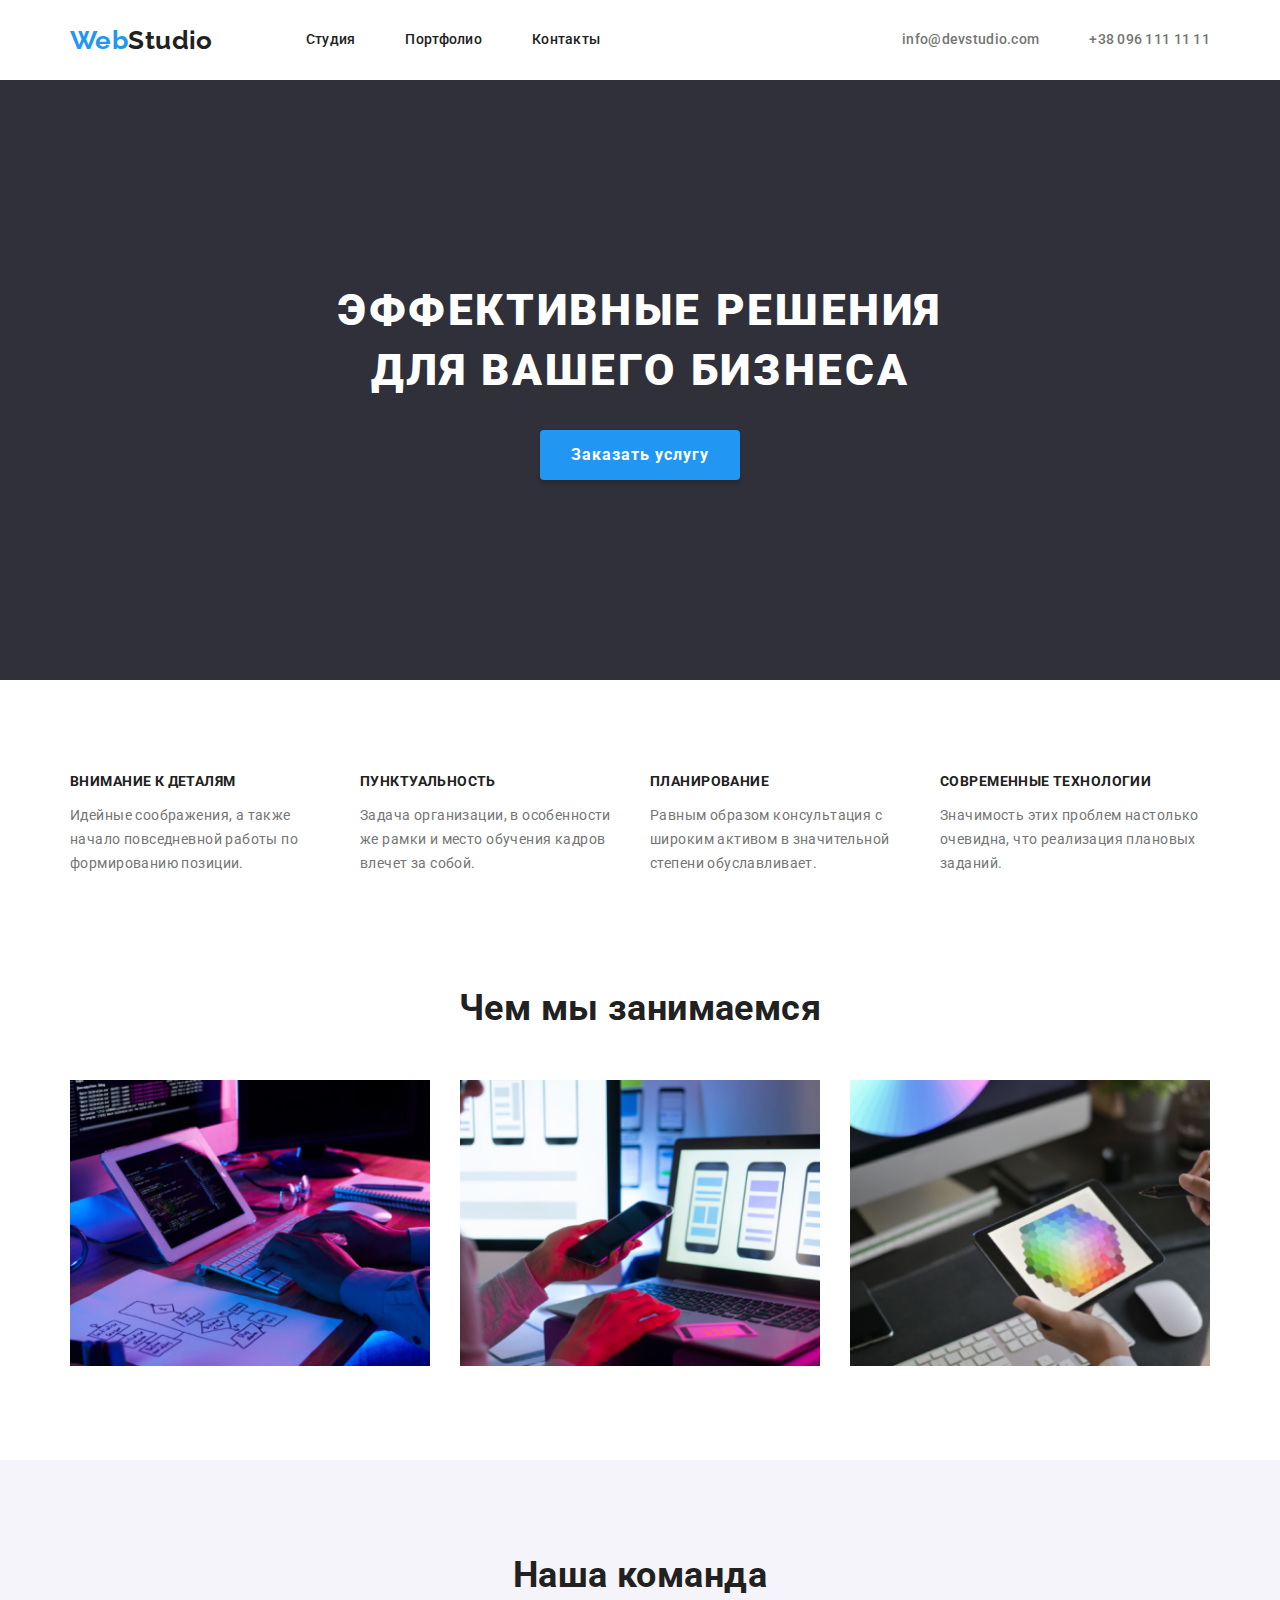
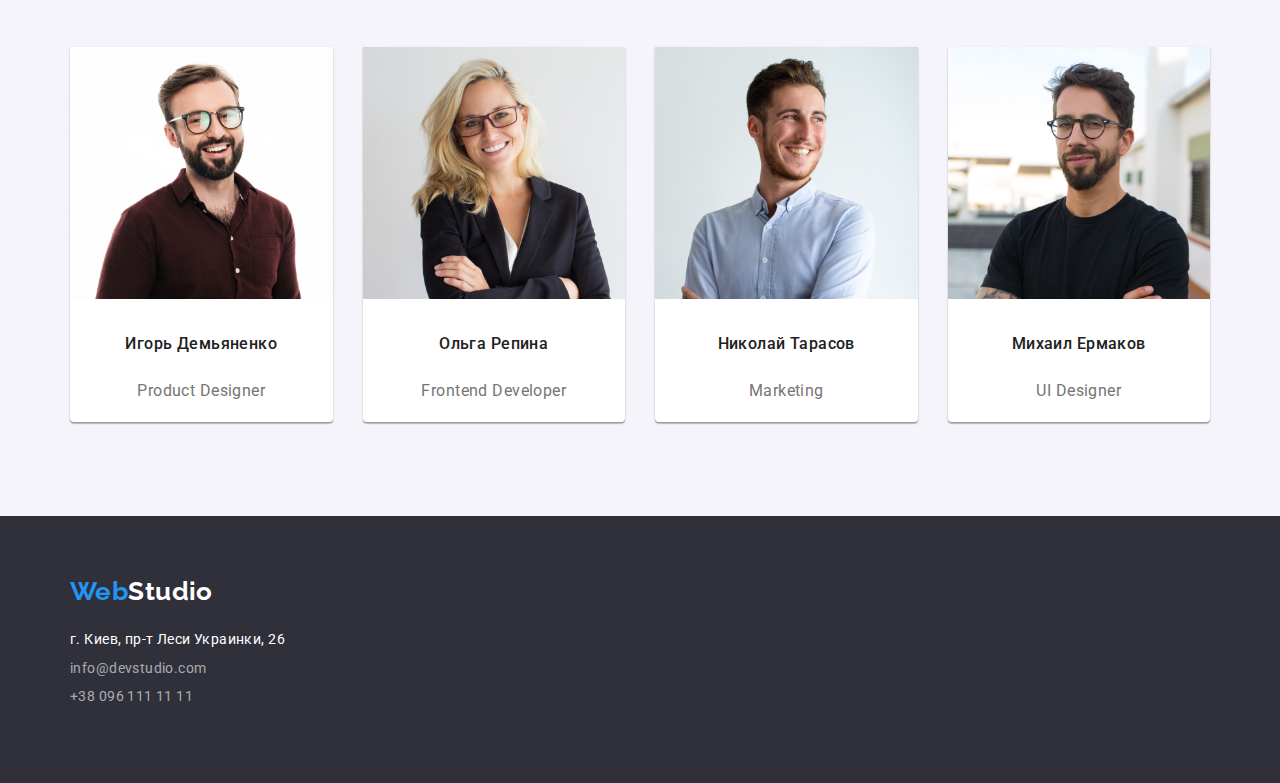
<file: index.html>
<!DOCTYPE html>
<html lang="ru">

<head>
    <meta charset="UTF-8" />
    <meta name="viewport" content="width=device-width, initial-scale=1.0" />
    <title>Document</title>
    <link rel="preconnect" href="https://fonts.gstatic.com">
    <link href="https://fonts.googleapis.com/css2?family=Raleway:wght@700&family=Roboto:wght@400;500;700;900&display=swap"
        rel="stylesheet">
    <link  rel="stylesheet" href="https://cdnjs.cloudflare.com/ajax/libs/modern-normalize/1.0.0/modern-normalize.min.css">
    <link rel="stylesheet" href="./css/style.css">
    <link rel="stylesheet" href="./css/main.css">

</head>

<body>
    <!-- Шапка сайта -->
    <header>
        <div class="container">
        <div class="main-nav">
            <a href="" class="logo"><span>Web</span>Studio</a>
            <nav>
                <ul class="site-nav list">
                    <li class="item"><a href="" class="link">Студия</a></li>
                    <li class="item"><a href="./portfolio.html" class="link current">Портфолио</a></li>
                    <li class="item"><a href="" class="link">Контакты</a></li>
                </ul>
            </nav>
        
            <ul class="aut-nav">
                <li class="item"><a href="mailto:info@devstudio.com" class="link">info@devstudio.com</a></li>
                <li class="item"><a href="tel:+380961111111" class="link">+38 096 111 11 11</a></li>
            </ul>
            </div>
        </div>

        
    </header>

    <main>
        <!-- Герой -->
        <section class="hero">
           
            <div class="container-hero">
                
                    <h1 class="hero-title">Эффективные решения <br> для вашего бизнеса </h1>
                   <a href="" class="button">Заказать услугу</a>
                
            </div>
            

        </section>

        <!-- Преимущества -->
        <section class="features">
            <div class="container"> 
                
                    <ul class="features list">
                        <li>
                            <h3 class="features-title">Внимание к деталям</h3>
                            <p class="item-text">
                                Идейные соображения, а также начало повседневной работы по формированию позиции.
                            </p>
                        </li>
                        <li>
                            <h3 class="features-title">Пунктуальность</h3>
                            <p class="item-text">Задача организации, в особенности же рамки и место обучения кадров влечет за собой.</p>
                        </li>
                        <li>
                            <h3 class="features-title">Планирование</h3>
                            <p class="item-text">Равным образом консультация с широким активом в значительной степени обуславливает.</p>
                        </li>
                        <li>
                            <h3 class="features-title">Современные технологии</h3>
                            <p class="item-text">Значимость этих проблем настолько очевидна, что реализация плановых заданий.</p>
                        </li>
                    </ul>
                
            </div>
        </section>

        <!-- Чем мы занимаемся -->
        <section class="work">

            
            <div class="container">

                <h2 class="work-title">Чем мы занимаемся</h2>

                <ul class="work list">
                    <li class = "flex-element">
                        <img src="./images/img1.png" alt="Руки на клавиатуре" width="370" />
                    <li class = "flex-element">
                        <img src="./images/img2.png" alt="Ноутбук" width="370" />
                    </li>
                    <li class = "flex-element">
                        <img src="./images/img3.png" alt="Планшет" width="370" />
                    </li>

                </ul>
            </div>
        </section>

        <!-- Наша команда -->
        <section class="team">

            <div class="container">
                <h2 class="team-title">Наша команда</h2>
                <ul class="team list">
                    <li class = "team-element">
                        <img src="./images/Dem.jpg" alt="Фото" width="270" />
                        <h3 class="team-name">Игорь Демьяненко</h3>
                        <p class="text">Product Designer</p>
                    </li>

                    <li class = "team-element">
                        <img src="./images/Rep.jpg" alt="Фото" width="270" />
                        <h3 class="team-name">Ольга Репина</h3>
                        <p class="text">Frontend Developer</p>
                    </li>
                    <li class = "team-element">
                        <img src="./images/Tar.jpg" alt="Фото" width="270" />
                        <h3 class="team-name">Николай Тарасов</h3>
                        <p class="text">Marketing</p>
                    </li>
                    <li class = "team-element">
                        <img src="./images/Erm.jpg" alt="Фото" width="270" />
                        <h3 class="team-name">Михаил Ермаков</h3>
                        <p class="text">UI Designer</p>
                    </li>

                </ul>
            </div>
        </section>
    </main>

    <!-- Футер -->
    <footer class="footer">
        
        <div class="container">
                
            <address class="adress">
                <a href="" class="logo"><span>Web</span>Studio</a>
                <div class="adress-list">
                    <ul class="footer-list">

                            <li><span class="adress-link">г. Киев, пр-т Леси Украинки, 26</span> </li>
                            <li><a href="mailto:info@devstudio.com" class="link">info@devstudio.com </a></li>
                            <li><a href="tel:+380961111111" class="link">+38 096 111 11 11</a></li>
                         
                        </ul>  
                </div>    


            </address>
        </div>
        

    </footer>
</body>

</html>
</file>
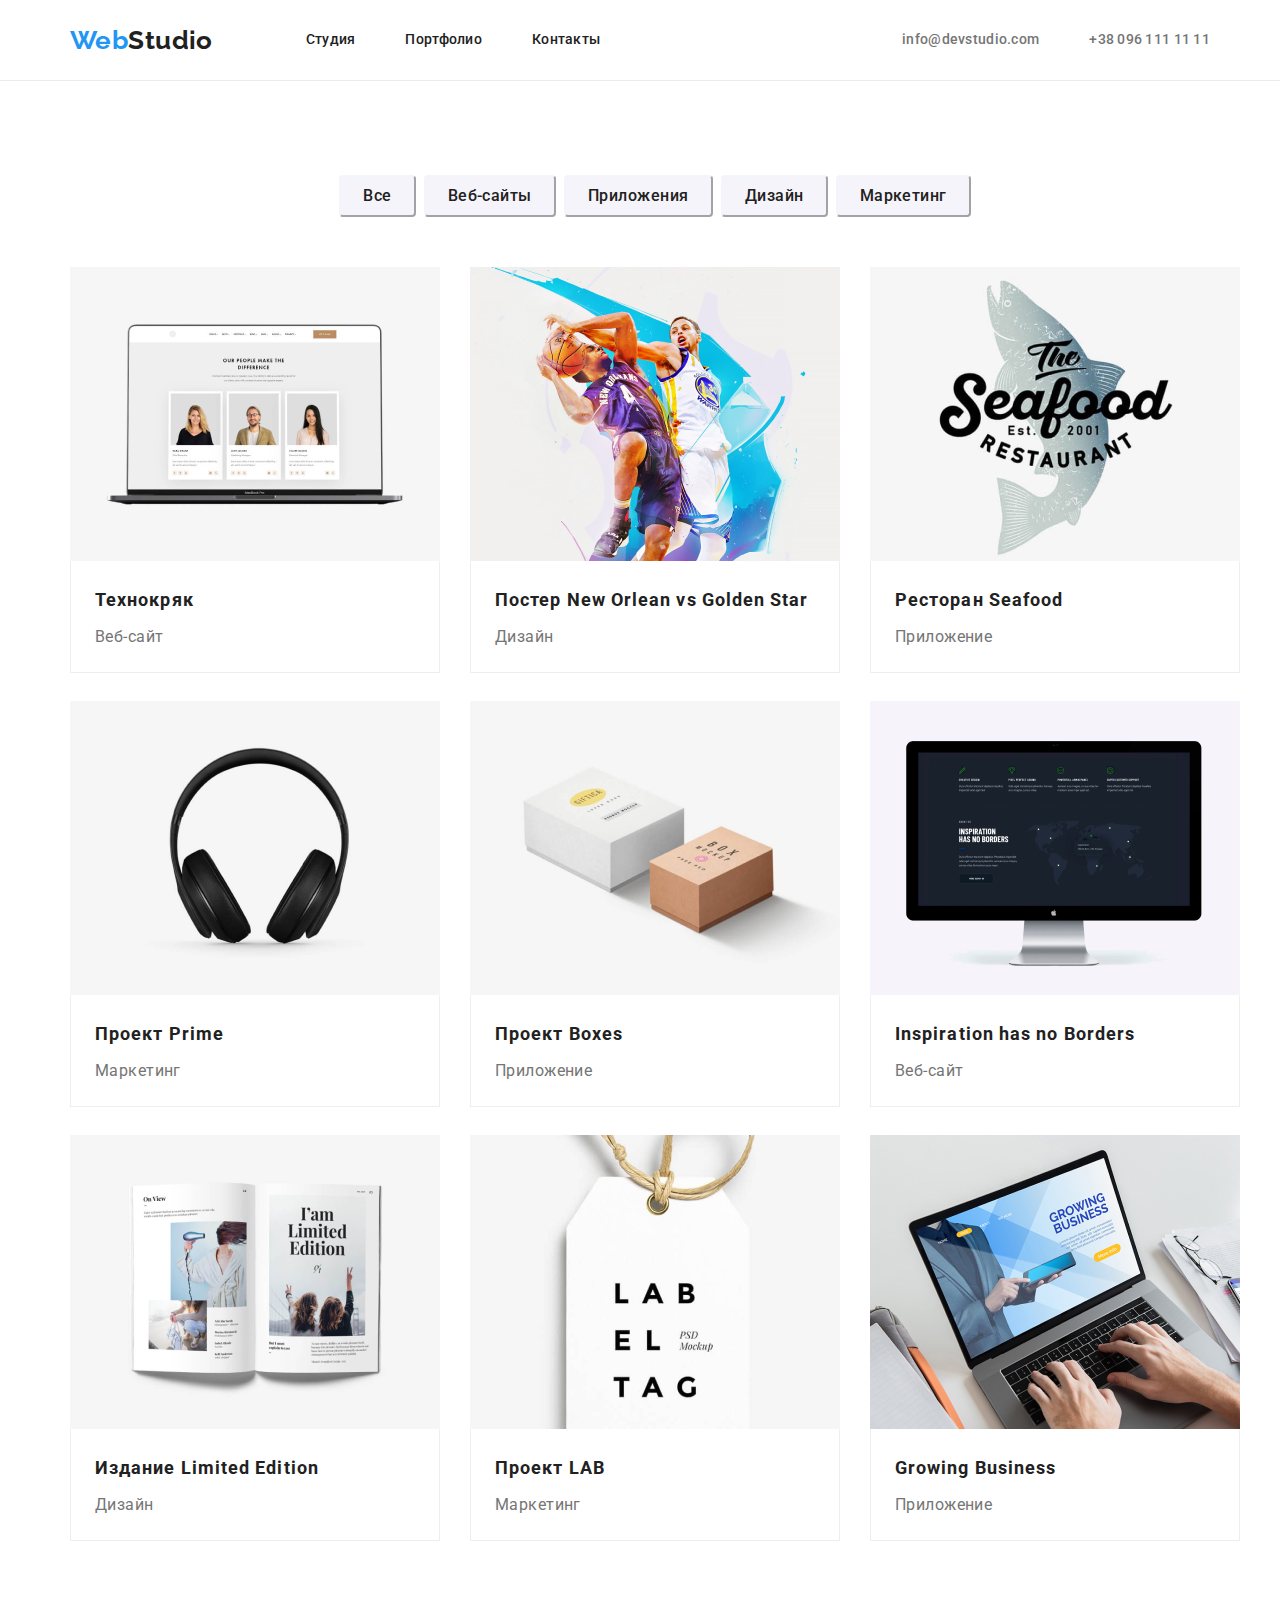
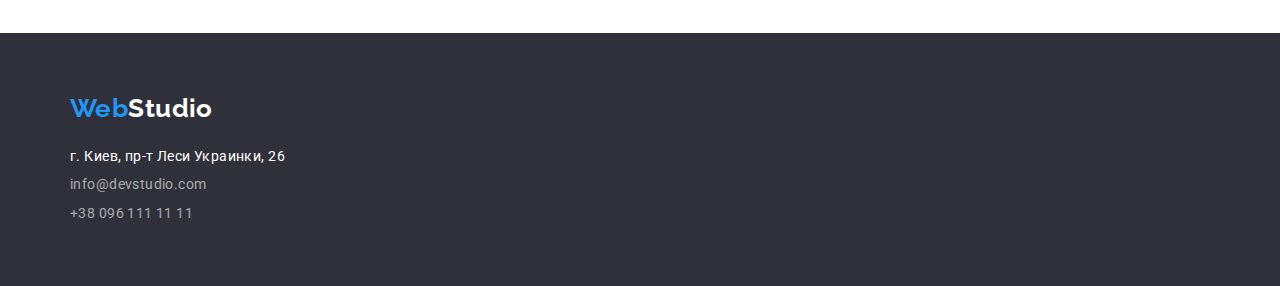
<file: portfolio.html>
<!DOCTYPE html>
<html lang="ru">

<head>

    <meta charset="UTF-8" />
    <meta name="viewport" content="width=device-width, initial-scale=1.0" />
    <title>Document</title>

    <link rel="preconnect" href="https://fonts.gstatic.com">
    <link href="https://fonts.googleapis.com/css2?family=Raleway:wght@700&family=Roboto:wght@400;500;700&display=swap"
    rel="stylesheet">
    <link rel="stylesheet" href="https://cdnjs.cloudflare.com/ajax/libs/modern-normalize/1.0.0/modern-normalize.min.css">
    <link rel="stylesheet" href="./css/style.css">
    <link rel="stylesheet" href="./css/portfolio.css">
</head>

<body>
    <!-- Шапка сайта -->
    <header>
        <div class="container">

            <div class="main-nav">
                <a href="" class="logo"><span>Web</span>Studio</a>
                <nav>
                    <ul class="site-nav list">
                        <li class="item"><a href="./index.html" class="link">Студия</a></li>
                        <li class="item"><a href="" class="link current">Портфолио</a></li>
                        <li class="item"><a href="" class="link">Контакты</a></li>
                    </ul>
                </nav>

                <ul class="aut-nav">
                    <li class="item"><a href="mailto:info@devstudio.com" class="link">info@devstudio.com</a></li>
                    <li class="item"><a href="tel:+380961111111" class="link">+38 096 111 11 11</a></li>
                </ul>
            </div>
        </div>
            
        
    </header>

    <main>
        <!-- Портфолио -->
        <section>

            <div class="container">

                <div class="flex-container">
                    <div class="button-item">
                        <ul class="button-nav list">
                            
                            <li class="name"><button type="button" class="link">Все</button></li>
                            <li class="name"><button type="button" class="link">Веб-сайты</button></li>
                            <li class="name"><button type="button" class="link">Приложения</button></li>
                            <li class="name"><button type="button" class="link">Дизайн</button></li>
                            <li class="name"><button type="button" class="link">Маркетинг</button></li>
                        </ul>
                    </div>
                    

                
                
                    <ul class="portfolio-nav list">
                        <li class="cards"> <a href ="" class="link"><img src="./images/portfolio/Texno.jpg" alt="Ноутбук"> </a>
                            <div class="card-content">
                                <h2 class="portfolio-title">Технокряк</h2>
                                <p class="portfolio-list">Веб-сайт</p>
                            </div>
                        </li>
                        <li class="cards"> <a href="" class="link"><img src="./images/portfolio/poster.jpg" alt="Баскетбол"> </a>
                            <div class="card-content">
                                <h2 class="portfolio-title">Постер New Orlean vs Golden Star</h2>
                                <p class="portfolio-list">Дизайн</p>
                            </div>
                        </li>
                        <li class="cards"> <a href="" class="link"><img src="./images/portfolio/restauran.jpg" alt="Рыба"> </a>
                            <div class="card-content">
                                <h2 class="portfolio-title">Ресторан Seafood</h2>
                                <p class="portfolio-list">Приложение</p>
                            </div>
                        </li>
                        <li class="cards"> <a href="" class="link"><img src="./images/portfolio/prime.jpg" alt="Наушники"> </a>
                            <div class="card-content">
                                <h2 class="portfolio-title">Проект Prime</h2>
                                <p class="portfolio-list">Маркетинг</p>
                            </div>
                        </li>
                        <li class="cards"> <a href="" class="link"><img src="./images/portfolio/boxer.jpg" alt="Две коробки"> </a>
                            <div class="card-content">
                                <h2 class="portfolio-title">Проект Boxes</h2>
                                <p class="portfolio-list">Приложение</p>
                            </div>
                        </li>
                        <li class="cards"> <a href="" class="link"><img src="./images/portfolio/inspiration.jpg" alt="Монитор"> </a>
                            <div class="card-content">
                                <h2 class="portfolio-title">Inspiration has no Borders</h2>
                                <p class="portfolio-list">Веб-сайт</p>
                            </div>
                        </li>
                        <li class="cards"> <a href="" class="link"><img src="./images/portfolio/limited.jpg" alt="Книга"> </a>
                              <div class="card-content">
                            <h2 class="portfolio-title">Издание Limited Edition</h2>
                                <p class="portfolio-list">Дизайн</p>
                                </div>
                        </li>
                        <li class="cards"> <a href="" class="link"><img src="./images/portfolio/lab.jpg" alt="Этикетка на веревке"> </a>
                            <div class="card-content">
                                <h2 class="portfolio-title">Проект LAB</h2>
                                <p class="portfolio-list">Маркетинг</p>
                            </div>
                        </li>
                        <li class="cards"> <a href="" class="link"><img src="./images/portfolio/growing.jpg" alt="Ноутбук"> </a>
                            <div class="card-content">
                                <h2 class="portfolio-title">Growing Business</h2>
                                <p class="portfolio-list">Приложение</p>
                            </div>
                        </li>

                    </ul>
                </div>

           </div>

        </section>

    </main>

    <!-- Футер -->
    <footer class="footer">
        
        <div class="container">
    
                <address class="adress">
                    <a href="" class="logo"><span>Web</span>Studio</a>
                    <div class="adress-list">
    
                        <ul class="footer-list">
    
                            <li><span class="adress-link">г. Киев, пр-т Леси Украинки, 26</span> </li>
                            <li><a href="mailto:info@devstudio.com" class="link">info@devstudio.com </a></li>
                            <li><a href="tel:+380961111111" class="link">+38 096 111 11 11</a></li>
    
                        </ul>
                    </div>
    
    
                </address>
        </div>
        
    
    </footer>

</html>
</file>
<file: css/style.css>
/* Основной цвет текста  #212121 
   Studio   #FFFFFF;
второстепенный цвет - #757575;
  адрес background: #FFFFFF;
 ссылки -  #2196F3;  
  цвет фона  "Наша команда" #F5F4FA;
  */
img {
  display: block;
  max-width: 100%;
  height: auto;
}

:root {
  --primary-text-color: #757575;
  --title-text-color: #212121;
  --accent-color: #2196f3;
  --primary-white-color: #ffffff;
  --primary-bg-color: #2f303a;
}

h1,
h2,
h3 {
  margin: 0px;
}

body {
  background-color: var(--primary-white-color);
  color: var(--primary-text-color);
  font-family: "Roboto", sans-serif;
  font-style: normal;
  font-weight: normal;
  font-size: 14px;
  line-height: 1.71;
  letter-spacing: 0.03em;
}

ul.list {
  padding: 0px;
  margin: 0px;
  list-style: none;
}

.container {
  margin-left: auto;
  margin-right: auto;
  width: 1170px;
  padding-bottom: 0px;
  padding-left: 15px;
  padding-right: 15px;
}

/*logo*/
span {
  color: var(--accent-color);
}
.logo {
  margin-right: 93px;

  color: var(--title-text-color);
  font-family: Raleway, sans-serif;
  font-weight: bold;
  font-size: 26px;
  line-height: 1.19;
  text-decoration: none;
}
.logo:hover,
.logo:focus {
  color: var(--accent-color);
}

.link:hover,
.link:focus {
  color: var(--title-text-color);
}

/* Site nav */
.main-nav {
  display: flex;
  align-items: center;
}

.site-nav {
  display: flex;
}

.site-nav .item:not(:last-child) {
  margin-right: 50px;
}

.site-nav .link {
  display: block;
  padding-bottom: 32px;
  padding-top: 32px;
  color: var(--title-text-color);
  font-style: normal;
  font-weight: 500;
  font-size: 14px;
  line-height: 1.14;
  letter-spacing: 0.02em;
  text-decoration: none;
}
.site-nav .link:hover,
.site-nav .link:focus {
  color: var(--accent-color);
}

.site-nav .link current {
  color: var(--accent-color);
}

/*aut-nav*/

.aut-nav {
  display: flex;
  margin-left: auto;
}

.aut-nav .item:not(:last-child) {
  margin-right: 50px;
}

.aut-nav .link {
  color: var(--primary-text-color);
  font-weight: 500;
  font-size: 14px;
  line-height: 1.14;
  letter-spacing: 0.02em;
  text-decoration: none;
}
.aut-nav .link:hover,
.aut-nav .link:focus {
  color: var(--accent-color);
}

/*Футер*/
.footer {
  background-color: var(--primary-bg-color);
  padding-top: 60px;
  padding-bottom: 60px;
}

.adress {
  background-color: var(--primary-bg-color);
  color: var(--primary-white-color);
  font-family: Roboto;
  font-style: normal;
  font-weight: normal;
  font-size: 14px;
  line-height: 1.71;
}

.adress .logo {
  color: var(--primary-white-color);
}

.adress .logo:hover,
.adress .logo:focus {
  color: var(--accent-color);
}

.adress .link {
  color: rgba(255, 255, 255, 0.6);
  text-decoration: none;
  padding-bottom: 9px;
}

.adress .link:hover,
.adress .link:focus {
  color: var(--accent-color);
}

.adress-link {
  color: var(--primary-white-color);
  font-size: 14px;
  line-height: 1.71;
  text-decoration: none;
}

.footer-list {
  padding: 0px;
  list-style: none;
  height: 81px;
  display: flex;
  flex-direction: column;
  justify-content: space-between;
  margin-top: 20px;
}
</file>
<file: css/main.css>
/*  hero*/
ul {
  list-style: none;
}

.hero {
  background: var(--primary-bg-color);
  display: flex;
  justify-content: center;
  text-align: center;
  padding-top: 200px;
  padding-bottom: 200px;

  height: 600px;
}

.container-hero {
  display: flex;
  flex-direction: column;
  align-items: center;
}

.hero-title {
  font-weight: 900;
  font-size: 44px;
  line-height: 60px;
  letter-spacing: 0.06em;
  text-transform: uppercase;
  color: var(--primary-white-color);
  margin: 0;
}

/*  button*/

.button {
  background-color: var(--accent-color);
  color: var(--primary-white-color);
  text-decoration: none;

  width: 200px;
  height: 50px;
  box-shadow: 0px 4px 4px rgba(0, 0, 0, 0.15);
  border-radius: 4px;
  font-weight: 700;
  font-size: 16px;
  line-height: 30px;
  letter-spacing: 0.06em;
  display: flex;
  justify-content: center;
  align-items: center;
  margin-top: 30px;
  margin-left: auto;
  margin-right: auto;
}

/*  section*/
.section-title {
  color: var(--title-text-color);
  margin-top: 0;
}

/*features */
.features {
  padding-top: 94px;
  padding-bottom: 94px;
}

.features .list {
  display: flex;
  justify-content: space-between;
}

.features-title {
  color: var(--title-text-color);
  font-weight: 700;
  font-size: 14px;
  line-height: 1.14;
  text-transform: uppercase;
  margin-bottom: 10px;
}

.item-text {
  width: 270px;
  height: 75px;

  font-size: 14px;
  line-height: 1.71;

  letter-spacing: 0.03em;

  color: var(--primary-text-color);
}

/*  work*/
.work {
  padding-bottom: 94px;
  display: flex;
}

.work-title {
  color: var(--title-text-color);
  font-weight: bold;
  font-size: 36px;
  line-height: 1.19;
  text-align: center;
  margin-bottom: 50px;
}
.flex-element {
  margin-right: 30px;
}

.flex-element:nth-child(3n) {
  margin-right: 0;
}

/*  team*/

/*  team*/
.team {
  padding-bottom: 94px;
  padding-top: 94px;
  display: flex;
  background: #f5f4fa;
}

.team-title {
  color: var(--title-text-color);
  font-weight: bold;
  font-size: 36px;
  line-height: 1.19;
  text-align: center;
  margin-bottom: 50px;
}
.team-name {
  color: var(--title-text-color);
  font-weight: 500;
  font-size: 16px;
  line-height: 1.9;
  text-align: center;
  margin-top: 30px;
  margin-bottom: 10px;
}
.text {
  font-weight: normal;
  font-size: 16px;
  line-height: 1.9;
  text-align: center;
}

.team-element {
  margin-right: 30px;

  background: #ffffff;
  border-radius: 0px 0px 4px 4px;
  box-shadow: 0px 1px 3px rgba(0, 0, 0, 0.12), 0px 1px 1px rgba(0, 0, 0, 0.14),
    0px 2px 1px rgba(0, 0, 0, 0.2);
}

.team-element:nth-child(4n) {
  margin-right: 0;
}
</file>
<file: css/portfolio.css>
li.item {
  padding: 0px;
  margin: 0px;
  list-style: none;
}

ul {
  padding: 0px;
  margin: 0px;
  list-style: none;
}

header {
  border-bottom-width: 1px;
  border-bottom-style: solid;
  border-bottom-color: #ececec;
}

.button-nav .link:hover,
.button-nav .link:focus {
  color: var(--primary-white-color);
  background-color: var(--accent-color);
}

.flex-container {
  padding-top: 94px;
  padding-bottom: 94px;
  width: 1170px;
}
.flex-element {
  width: ((100%-60px)/3);
  margin-right: 30px;
  margin-bottom: 30px;
  outline: 1px solid #eeeeee;
}

.flex-element:nth-child(3n) {
  margin-right: 0;
}

.flex-element:nth-last-child(-n + 3) {
  margin-bottom: 0;
}

.button-item {
  margin-bottom: 50px;
}

.name:not(:last-child) {
  margin-right: 8px;
}

.button-nav .link {
  display: inline-block;
  color: var(--title-text-color);
  font-family: inherit;
  background-color: #f5f4fa;
  font-weight: 500;
  font-size: 16px;
  line-height: 1.62;
  letter-spacing: 0.03em;
  padding: 6px 22px;
  min-width: 73px;
  text-align: center;
  border-radius: 4px;
  border-color: #f5f4fa;
}

.button-nav {
  display: flex;
  justify-content: center;
}

/*portfolio*/
.portfolio-title {
  color: var(--title-text-color);
  font-weight: bold;
  font-size: 18px;
  line-height: 2;
  letter-spacing: 0.06em;

  padding-bottom: 4px;
}

.portfolio-list {
  font-weight: normal;
  font-size: 16px;
  line-height: 1.87;
  margin: 0px;
}
.portfolio-nav {
  display: flex;
  flex-wrap: wrap;
  margin-top: 50px;
}

.cards:nth-child(3n) {
  margin-right: 0px;
}

.cards:nth-child(n + 7) {
  margin-bottom: 0px;
}

.cards {
  display: block;
  margin-right: 30px;
  margin-bottom: 30px;

  width: 370px;
  height: 404px;
}

/*border: 1px solid #eeeeee;*/

.cards .link {
  display: block;
}

.card-content {
  border: 1px solid #eeeeee;
  box-sizing: border-box;
  border-top-color: #ffffff;
  padding-top: 20px;
  padding-bottom: 20px;
  padding-right: 24px;
  padding-left: 24px;
}
</file>
